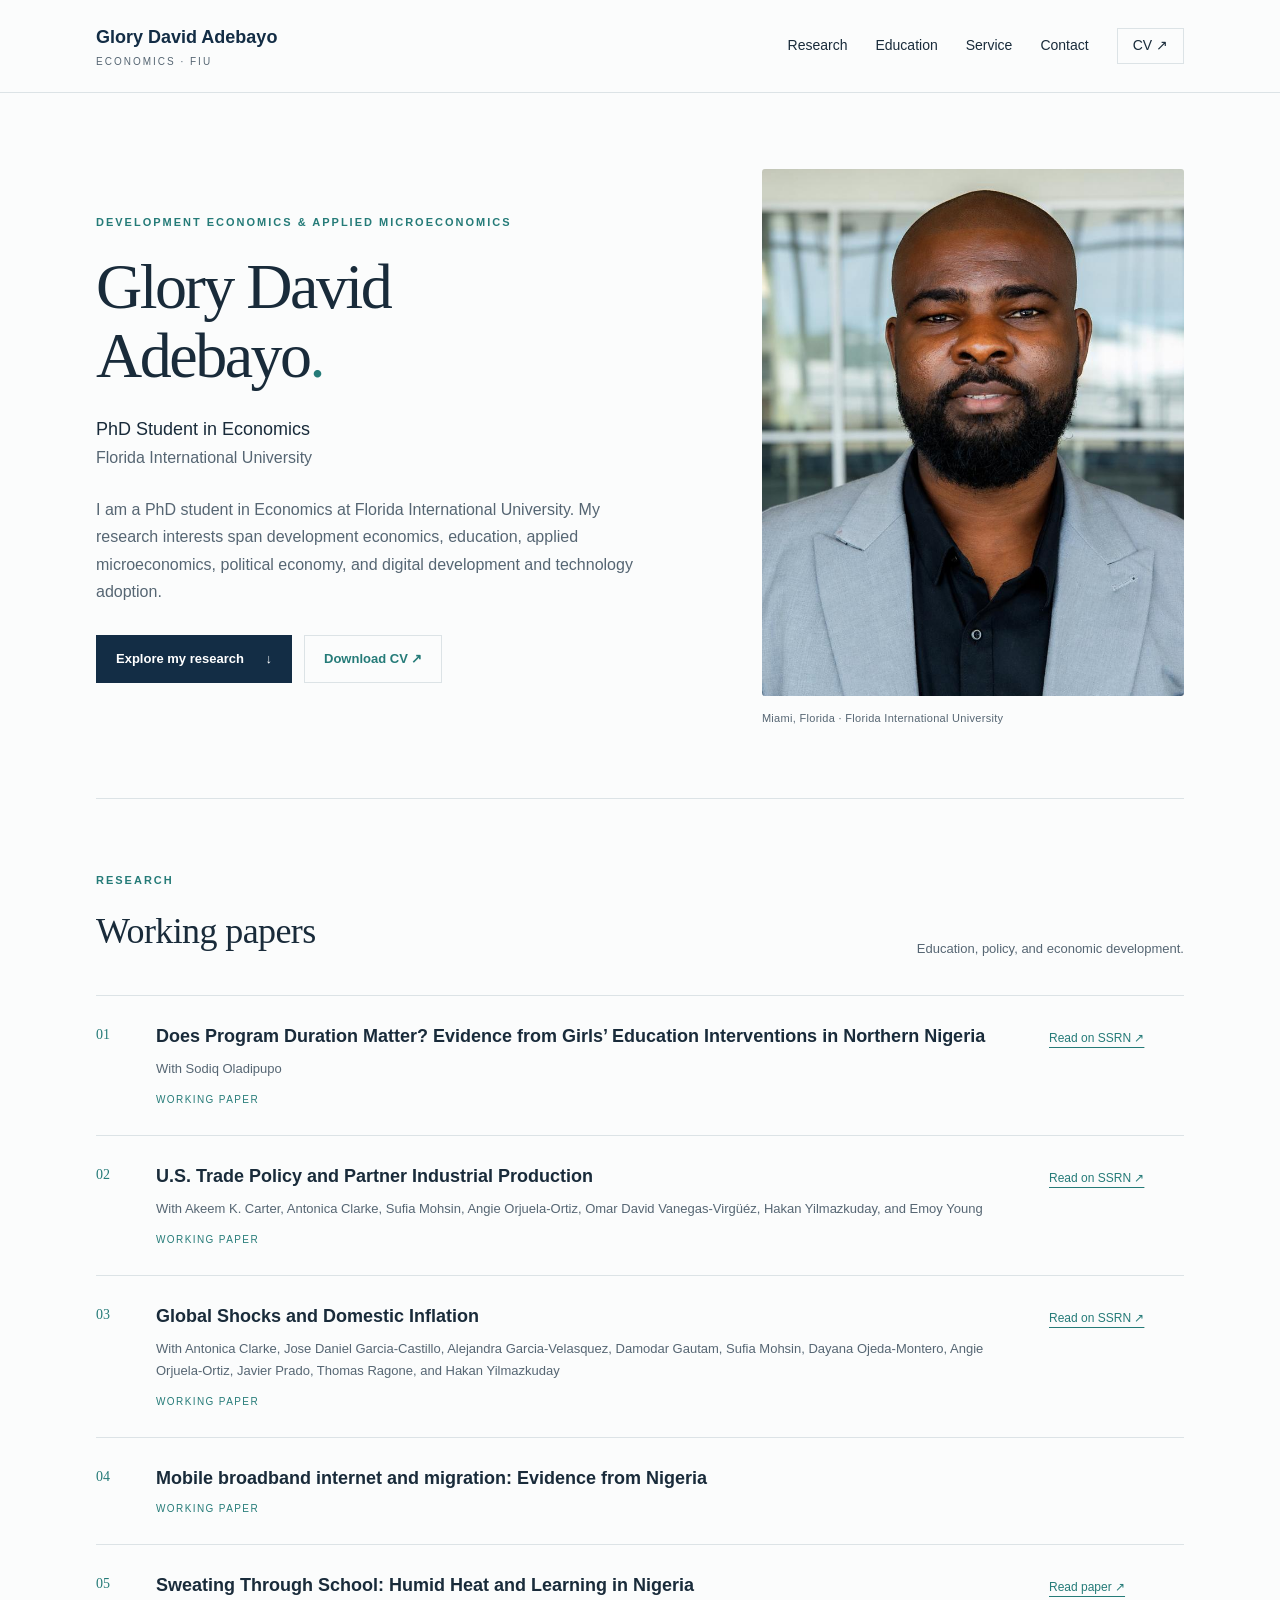
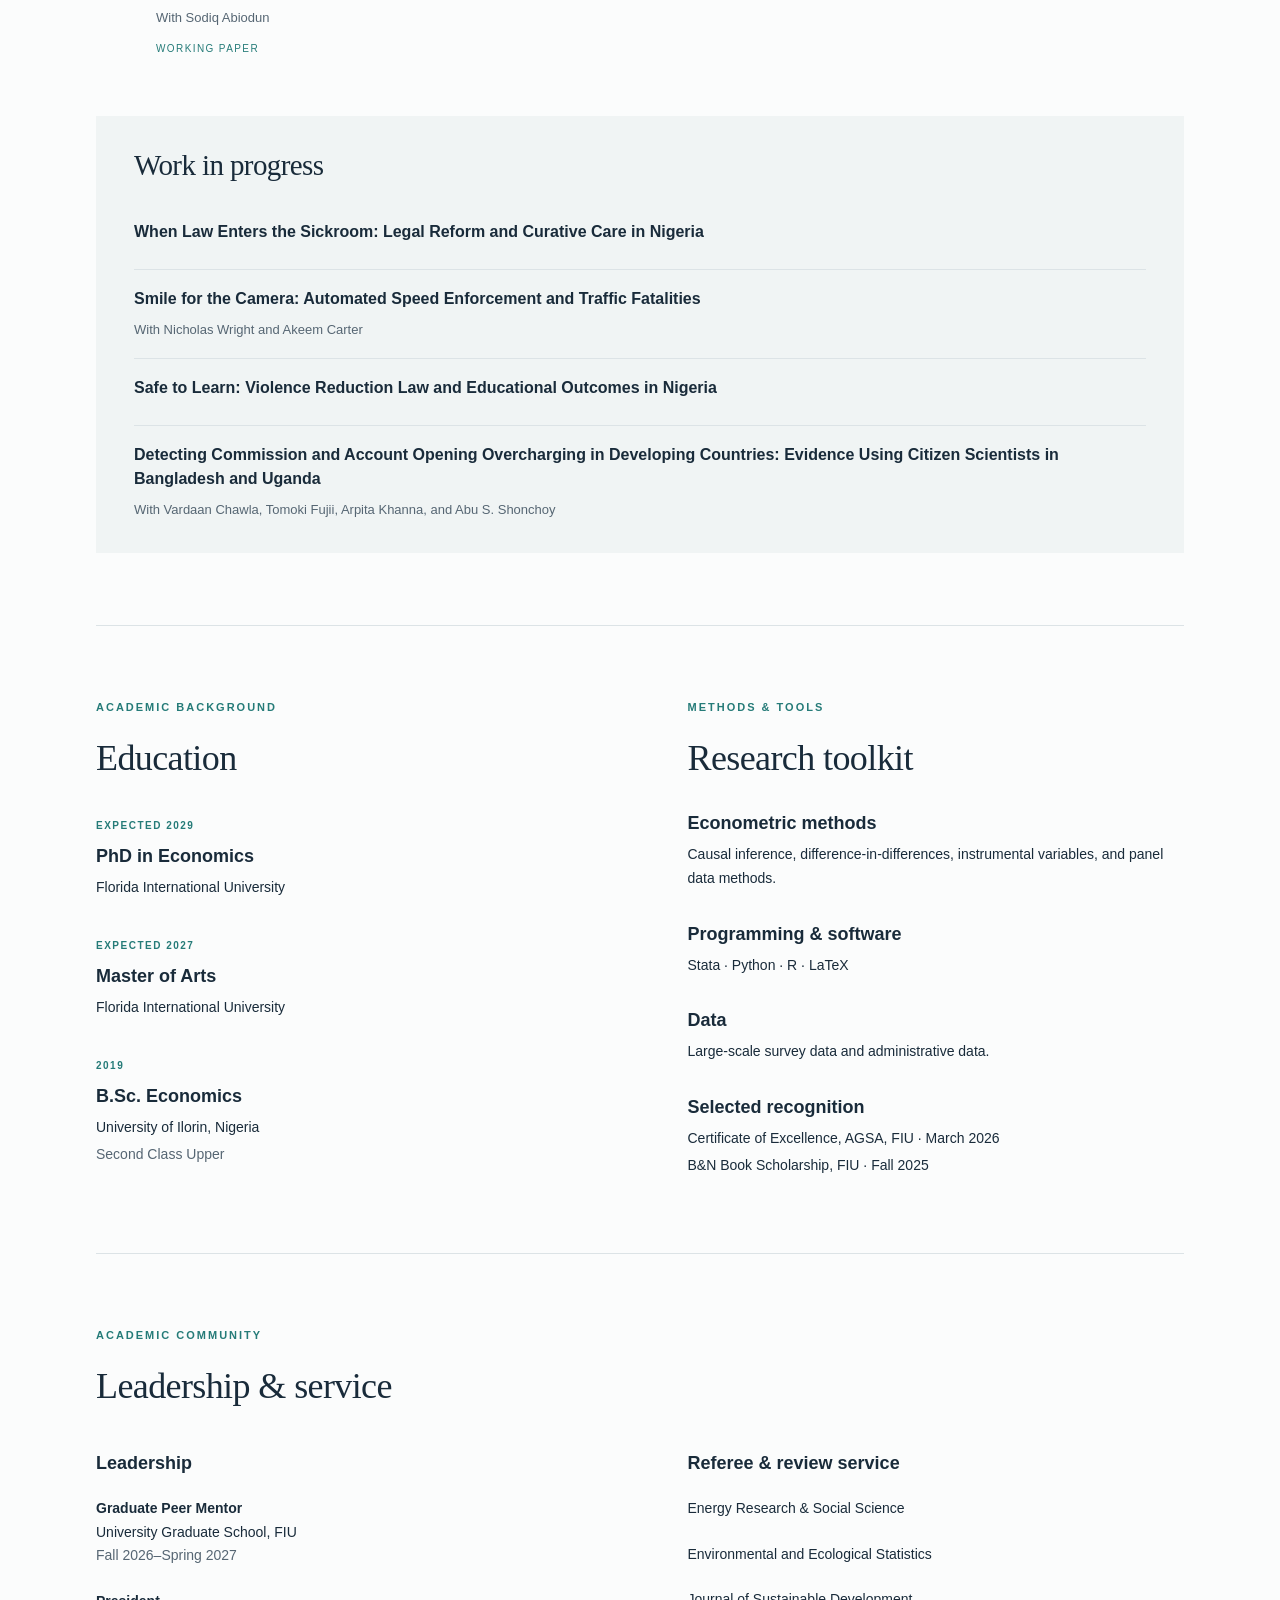
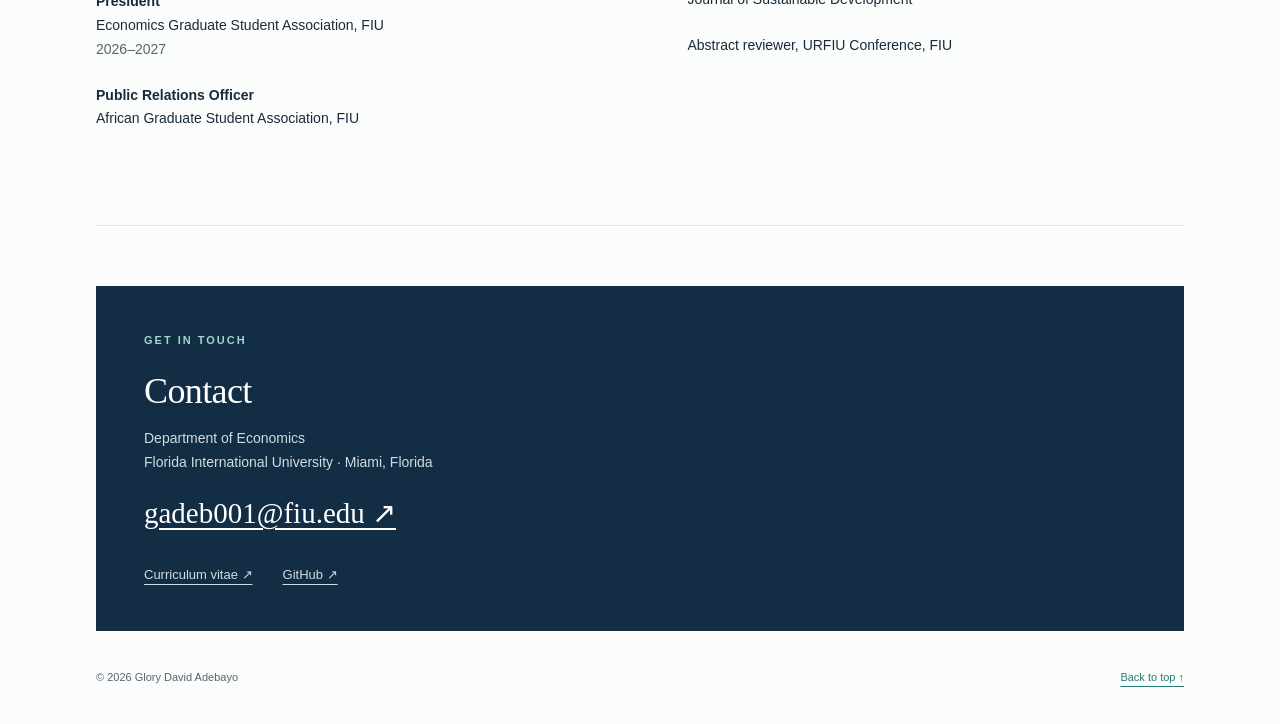
<file: index.html>
<!doctype html>
<html lang="en">
<head>
  <meta charset="utf-8">
  <meta name="viewport" content="width=device-width, initial-scale=1">
  <title>Glory David Adebayo | Development Economist</title>
  <meta name="description" content="Glory David Adebayo, PhD student in Economics at Florida International University. Research in development economics, education, political economy, and digital development.">
  <meta name="theme-color" content="#132d45">
  <link rel="stylesheet" href="styles.css">
</head>

<body>
  <a class="skip" href="#main">Skip to content</a>

  <header>
    <nav aria-label="Main navigation">
      <a class="brand" href="#home">
        Glory David Adebayo
        <span>ECONOMICS · FIU</span>
      </a>

      <div class="navlinks">
        <a href="#research">Research</a>
        <a href="#education">Education</a>
        <a href="#service">Service</a>
        <a href="#contact">Contact</a>
        <a class="navcv" href="cv.pdf">CV ↗</a>
      </div>
    </nav>
  </header>

  <main id="main">
    <section class="hero" id="home">
      <div class="intro">
        <p class="eyebrow">
          DEVELOPMENT ECONOMICS &amp; APPLIED MICROECONOMICS
        </p>

        <h1>
          Glory David<br>
          Adebayo<span class="dot">.</span>
        </h1>

        <p class="position">
          PhD Student in Economics<br>
          <span>Florida International University</span>
        </p>

        <p class="bio">
          I am a PhD student in Economics at Florida International University.
          My research interests span development economics, education, applied
          microeconomics, political economy, and digital development and
          technology adoption.
        </p>

        <div class="buttons">
          <a class="button primary" href="#research">
            Explore my research <span>↓</span>
          </a>
          <a class="button" href="cv.pdf" download>Download CV ↗</a>
        </div>
      </div>

      <figure>
        <img
          src="portrait.jpeg"
          alt="Portrait of Glory David Adebayo"
          width="755"
          height="1080"
        >
        <figcaption>
          Miami, Florida · Florida International University
        </figcaption>
      </figure>
    </section>

    <section id="research">
      <div class="sectionhead">
        <div>
          <p class="eyebrow">RESEARCH</p>
          <h2>Working papers</h2>
        </div>
        <p>Education, policy, and economic development.</p>
      </div>

      <article class="paper">
        <span class="number">01</span>
        <div>
          <h3>
            Does Program Duration Matter? Evidence from Girls’ Education
            Interventions in Northern Nigeria
          </h3>
          <p class="authors">With Sodiq Oladipupo</p>
          <p class="status">Working paper</p>
        </div>
        <a
          class="paperlink"
          href="https://papers.ssrn.com/sol3/papers.cfm?abstract_id=6737680"
        >Read on SSRN ↗</a>
      </article>

      <article class="paper">
        <span class="number">02</span>
        <div>
          <h3>U.S. Trade Policy and Partner Industrial Production</h3>
          <p class="authors">
            With Akeem K. Carter, Antonica Clarke, Sufia Mohsin,
            Angie Orjuela-Ortiz, Omar David Vanegas-Virgüéz,
            Hakan Yilmazkuday, and Emoy Young
          </p>
          <p class="status">Working paper</p>
        </div>
        <a
          class="paperlink"
          href="https://papers.ssrn.com/sol3/papers.cfm?abstract_id=6365938"
        >Read on SSRN ↗</a>
      </article>

      <article class="paper">
        <span class="number">03</span>
        <div>
          <h3>Global Shocks and Domestic Inflation</h3>
          <p class="authors">
            With Antonica Clarke, Jose Daniel Garcia-Castillo,
            Alejandra Garcia-Velasquez, Damodar Gautam, Sufia Mohsin,
            Dayana Ojeda-Montero, Angie Orjuela-Ortiz, Javier Prado,
            Thomas Ragone, and Hakan Yilmazkuday
          </p>
          <p class="status">Working paper</p>
        </div>
        <a
          class="paperlink"
          href="https://papers.ssrn.com/sol3/papers.cfm?abstract_id=6583039"
        >Read on SSRN ↗</a>
      </article>

      <article class="paper">
        <span class="number">04</span>
        <div>
          <h3>Mobile broadband internet and migration: Evidence from Nigeria</h3>
          <p class="status">Working paper</p>
        </div>
      </article>

      <article class="paper">
        <span class="number">05</span>
        <div>
          <h3>Sweating Through School: Humid Heat and Learning in Nigeria</h3>
          <p class="authors">With Sodiq Abiodun</p>
          <p class="status">Working paper</p>
        </div>
        <a
          class="paperlink"
          href="https://drive.google.com/file/d/170NzMNw1DdCQG_N7jMQSwwCm4v39sdEK/view?usp=sharing"
        >Read paper ↗</a>
      </article>

      <div class="progress">
        <h2>Work in progress</h2>
        <ul>
          <li>
            <h3>
              When Law Enters the Sickroom: Legal Reform and Curative Care
              in Nigeria
            </h3>
          </li>

          <li>
            <h3>
              Smile for the Camera: Automated Speed Enforcement and
              Traffic Fatalities
            </h3>
            <p>With Nicholas Wright and Akeem Carter</p>
          </li>

          <li>
            <h3>
              Safe to Learn: Violence Reduction Law and Educational Outcomes
              in Nigeria
            </h3>
          </li>

          <li>
            <h3>
              Detecting Commission and Account Opening Overcharging in
              Developing Countries: Evidence Using Citizen Scientists
              in Bangladesh and Uganda
            </h3>
            <p>
              With Vardaan Chawla, Tomoki Fujii, Arpita Khanna,
              and Abu S. Shonchoy
            </p>
          </li>
        </ul>
      </div>
    </section>

    <section class="twocol" id="education">
      <div>
        <p class="eyebrow">ACADEMIC BACKGROUND</p>
        <h2>Education</h2>

        <div class="entry">
          <span>EXPECTED 2029</span>
          <h3>PhD in Economics</h3>
          <p>Florida International University</p>
        </div>

        <div class="entry">
          <span>EXPECTED 2027</span>
          <h3>Master of Arts</h3>
          <p>Florida International University</p>
        </div>

        <div class="entry">
          <span>2019</span>
          <h3>B.Sc. Economics</h3>
          <p>University of Ilorin, Nigeria</p>
          <p class="muted">Second Class Upper</p>
        </div>
      </div>

      <div>
        <p class="eyebrow">METHODS &amp; TOOLS</p>
        <h2>Research toolkit</h2>

        <div class="entry">
          <h3>Econometric methods</h3>
          <p>
            Causal inference, difference-in-differences, instrumental
            variables, and panel data methods.
          </p>
        </div>

        <div class="entry">
          <h3>Programming &amp; software</h3>
          <p>Stata · Python · R · LaTeX</p>
        </div>

        <div class="entry">
          <h3>Data</h3>
          <p>Large-scale survey data and administrative data.</p>
        </div>

        <div class="entry">
          <h3>Selected recognition</h3>
          <p>Certificate of Excellence, AGSA, FIU · March 2026</p>
          <p>B&amp;N Book Scholarship, FIU · Fall 2025</p>
        </div>
      </div>
    </section>

    <section id="service">
      <div class="sectionhead">
        <div>
          <p class="eyebrow">ACADEMIC COMMUNITY</p>
          <h2>Leadership &amp; service</h2>
        </div>
      </div>

      <div class="servicegrid">
        <div>
          <h3>Leadership</h3>
          <ul class="plain">
            <li>
              <strong>Graduate Peer Mentor</strong><br>
              University Graduate School, FIU<br>
              <span class="muted">Fall 2026–Spring 2027</span>
            </li>

            <li>
              <strong>President</strong><br>
              Economics Graduate Student Association, FIU<br>
              <span class="muted">2026–2027</span>
            </li>

            <li>
              <strong>Public Relations Officer</strong><br>
              African Graduate Student Association, FIU
            </li>
          </ul>
        </div>

        <div>
          <h3>Referee &amp; review service</h3>
          <ul class="plain">
            <li>Energy Research &amp; Social Science</li>
            <li>Environmental and Ecological Statistics</li>
            <li>Journal of Sustainable Development</li>
            <li>Abstract reviewer, URFIU Conference, FIU</li>
          </ul>
        </div>
      </div>
    </section>

    <section class="contact" id="contact">
      <p class="eyebrow">GET IN TOUCH</p>
      <h2>Contact</h2>

      <p>
        Department of Economics<br>
        Florida International University · Miami, Florida
      </p>

      <a class="email" href="mailto:gadeb001@fiu.edu">
        gadeb001@fiu.edu ↗
      </a>

      <div class="contactlinks">
        <a href="cv.pdf">Curriculum vitae ↗</a>
        <a href="https://github.com/glorydavidadebayo">GitHub ↗</a>
      </div>
    </section>
  </main>

  <footer>
    <p>© 2026 Glory David Adebayo</p>
    <a href="#home">Back to top ↑</a>
  </footer>
</body>
</html>
</file>
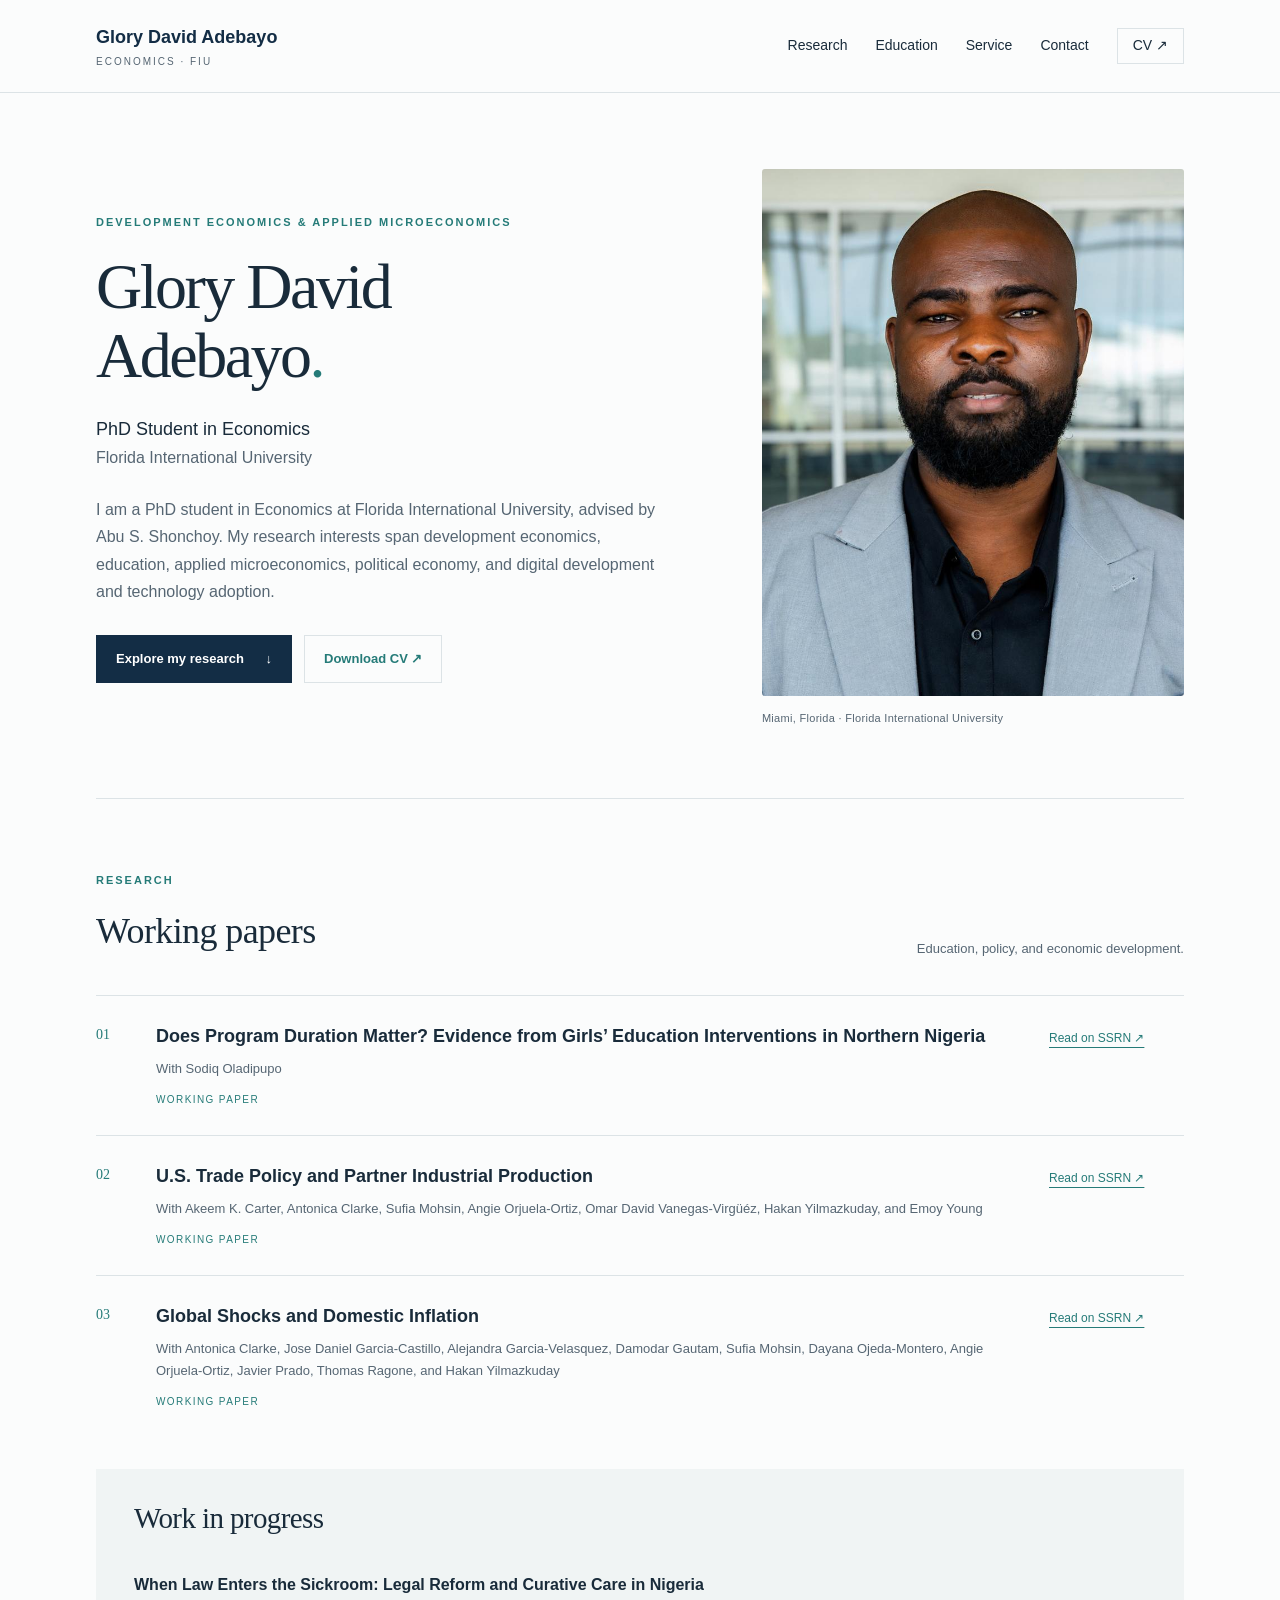
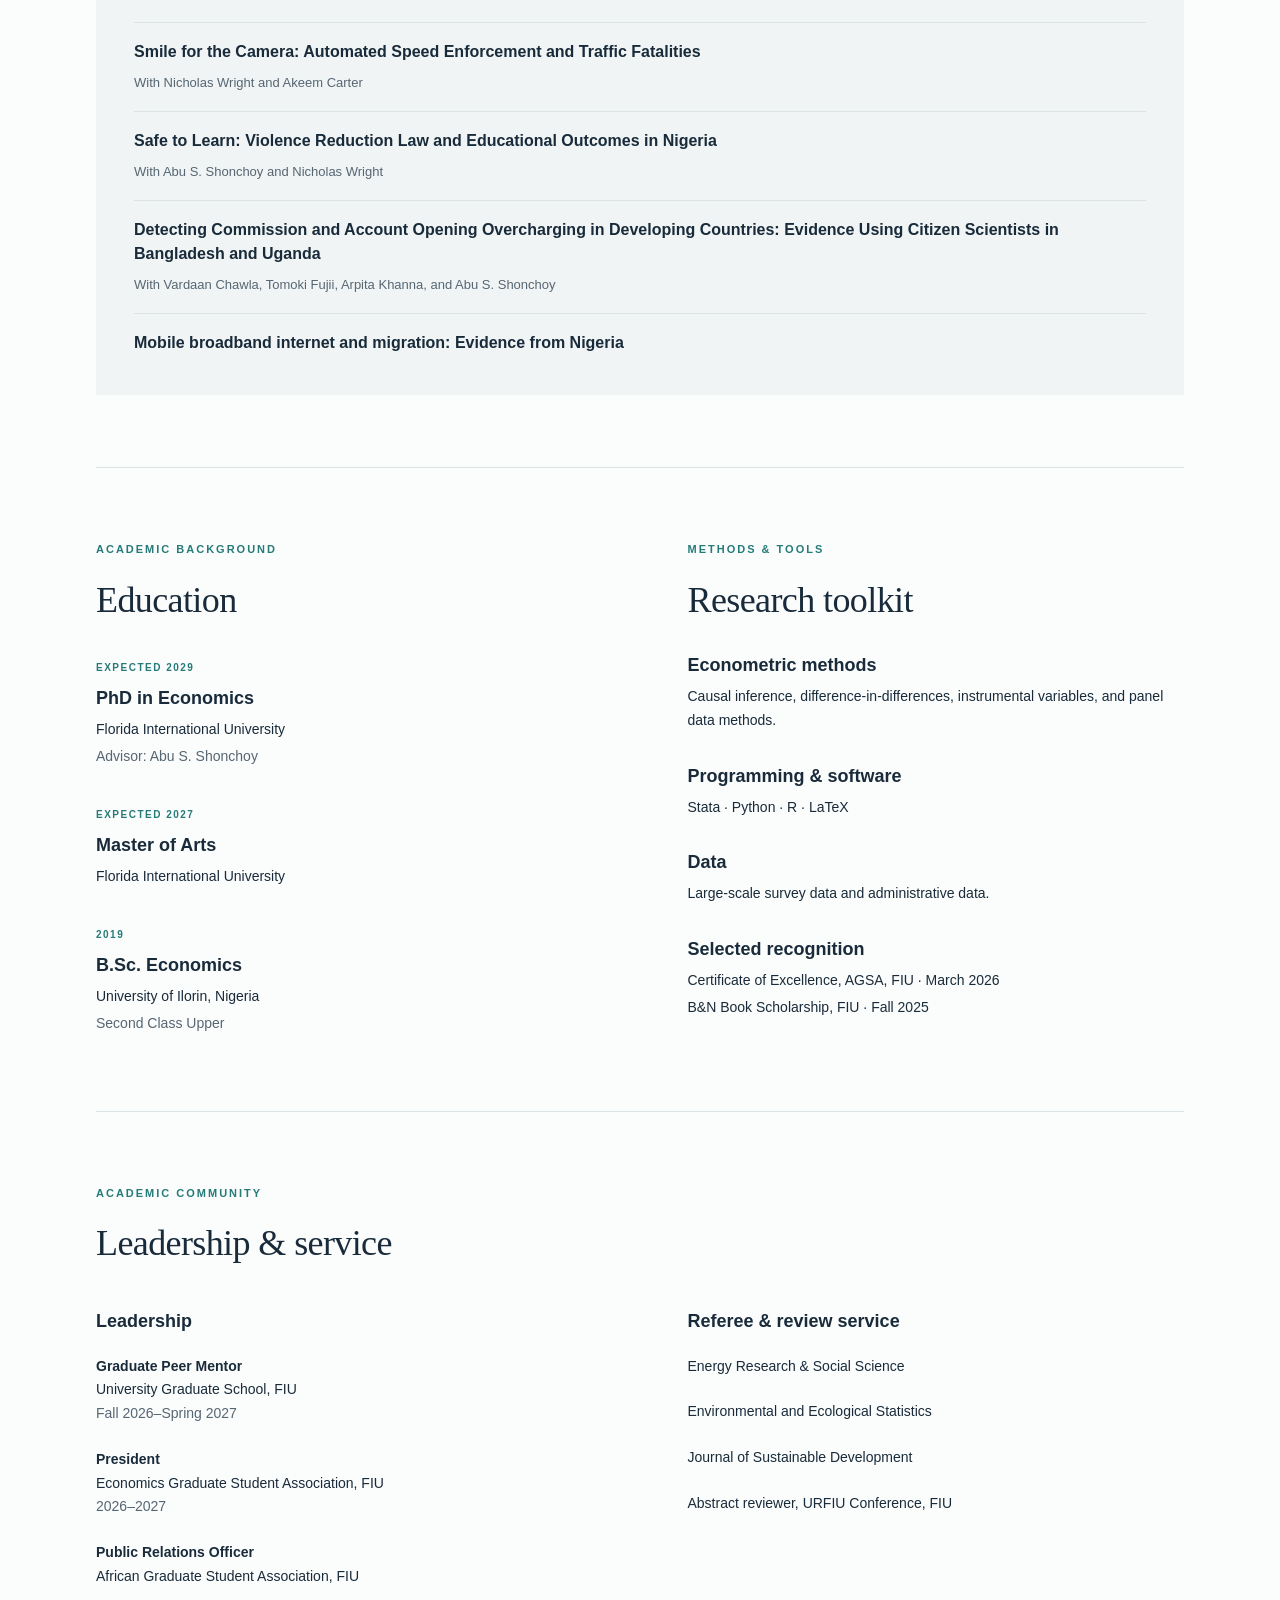
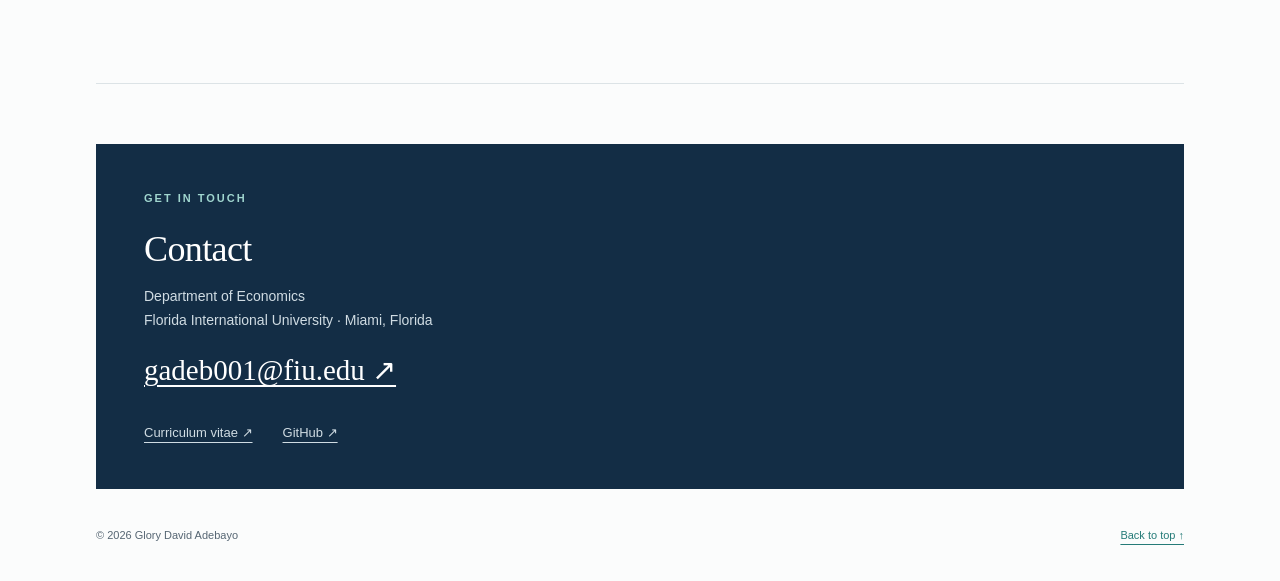
<file: Glory_Adebayo_Website/index.html>
<!doctype html>
<html lang="en">
<head>
  <meta charset="utf-8"><meta name="viewport" content="width=device-width, initial-scale=1">
  <title>Glory David Adebayo | Development Economist</title>
  <meta name="description" content="Glory David Adebayo, PhD student in Economics at Florida International University. Research in development economics, education, political economy, and digital development.">
  <meta name="theme-color" content="#132d45">
  <link rel="stylesheet" href="styles.css">
</head>
<body>
<a class="skip" href="#main">Skip to content</a>
<header><nav aria-label="Main navigation"><a class="brand" href="#home">Glory David Adebayo<span>ECONOMICS · FIU</span></a><div class="navlinks"><a href="#research">Research</a><a href="#education">Education</a><a href="#service">Service</a><a href="#contact">Contact</a><a class="navcv" href="cv.pdf">CV ↗</a></div></nav></header>
<main id="main">
<section class="hero" id="home"><div class="intro"><p class="eyebrow">DEVELOPMENT ECONOMICS & APPLIED MICROECONOMICS</p><h1>Glory David<br>Adebayo<span class="dot">.</span></h1><p class="position">PhD Student in Economics<br><span>Florida International University</span></p><p class="bio">I am a PhD student in Economics at Florida International University, advised by Abu S. Shonchoy. My research interests span development economics, education, applied microeconomics, political economy, and digital development and technology adoption.</p><div class="buttons"><a class="button primary" href="#research">Explore my research <span>↓</span></a><a class="button" href="cv.pdf" download>Download CV ↗</a></div></div><figure><img src="portrait.jpeg" alt="Portrait of Glory David Adebayo" width="755" height="1080"><figcaption>Miami, Florida · Florida International University</figcaption></figure></section>
<section id="research"><div class="sectionhead"><div><p class="eyebrow">RESEARCH</p><h2>Working papers</h2></div><p>Education, policy, and economic development.</p></div>
<article class="paper"><span class="number">01</span><div><h3>Does Program Duration Matter? Evidence from Girls’ Education Interventions in Northern Nigeria</h3><p class="authors">With Sodiq Oladipupo</p><p class="status">Working paper</p></div><a class="paperlink" href="https://papers.ssrn.com/sol3/papers.cfm?abstract_id=6737680">Read on SSRN ↗</a></article>
<article class="paper"><span class="number">02</span><div><h3>U.S. Trade Policy and Partner Industrial Production</h3><p class="authors">With Akeem K. Carter, Antonica Clarke, Sufia Mohsin, Angie Orjuela-Ortiz, Omar David Vanegas-Virgüéz, Hakan Yilmazkuday, and Emoy Young</p><p class="status">Working paper</p></div><a class="paperlink" href="https://papers.ssrn.com/sol3/papers.cfm?abstract_id=6365938">Read on SSRN ↗</a></article>
<article class="paper"><span class="number">03</span><div><h3>Global Shocks and Domestic Inflation</h3><p class="authors">With Antonica Clarke, Jose Daniel Garcia-Castillo, Alejandra Garcia-Velasquez, Damodar Gautam, Sufia Mohsin, Dayana Ojeda-Montero, Angie Orjuela-Ortiz, Javier Prado, Thomas Ragone, and Hakan Yilmazkuday</p><p class="status">Working paper</p></div><a class="paperlink" href="https://papers.ssrn.com/sol3/papers.cfm?abstract_id=6583039">Read on SSRN ↗</a></article>
<div class="progress"><h2>Work in progress</h2><ul><li><h3>When Law Enters the Sickroom: Legal Reform and Curative Care in Nigeria</h3></li><li><h3>Smile for the Camera: Automated Speed Enforcement and Traffic Fatalities</h3><p>With Nicholas Wright and Akeem Carter</p></li><li><h3>Safe to Learn: Violence Reduction Law and Educational Outcomes in Nigeria</h3><p>With Abu S. Shonchoy and Nicholas Wright</p></li><li><h3>Detecting Commission and Account Opening Overcharging in Developing Countries: Evidence Using Citizen Scientists in Bangladesh and Uganda</h3><p>With Vardaan Chawla, Tomoki Fujii, Arpita Khanna, and Abu S. Shonchoy</p></li><li><h3>Mobile broadband internet and migration: Evidence from Nigeria</h3></li></ul></div></section>
<section class="twocol" id="education"><div><p class="eyebrow">ACADEMIC BACKGROUND</p><h2>Education</h2><div class="entry"><span>EXPECTED 2029</span><h3>PhD in Economics</h3><p>Florida International University</p><p class="muted">Advisor: Abu S. Shonchoy</p></div><div class="entry"><span>EXPECTED 2027</span><h3>Master of Arts</h3><p>Florida International University</p></div><div class="entry"><span>2019</span><h3>B.Sc. Economics</h3><p>University of Ilorin, Nigeria</p><p class="muted">Second Class Upper</p></div></div><div><p class="eyebrow">METHODS & TOOLS</p><h2>Research toolkit</h2><div class="entry"><h3>Econometric methods</h3><p>Causal inference, difference-in-differences, instrumental variables, and panel data methods.</p></div><div class="entry"><h3>Programming & software</h3><p>Stata · Python · R · LaTeX</p></div><div class="entry"><h3>Data</h3><p>Large-scale survey data and administrative data.</p></div><div class="entry"><h3>Selected recognition</h3><p>Certificate of Excellence, AGSA, FIU · March 2026</p><p>B&N Book Scholarship, FIU · Fall 2025</p></div></div></section>
<section id="service"><div class="sectionhead"><div><p class="eyebrow">ACADEMIC COMMUNITY</p><h2>Leadership & service</h2></div></div><div class="servicegrid"><div><h3>Leadership</h3><ul class="plain"><li><strong>Graduate Peer Mentor</strong><br>University Graduate School, FIU<br><span class="muted">Fall 2026–Spring 2027</span></li><li><strong>President</strong><br>Economics Graduate Student Association, FIU<br><span class="muted">2026–2027</span></li><li><strong>Public Relations Officer</strong><br>African Graduate Student Association, FIU</li></ul></div><div><h3>Referee & review service</h3><ul class="plain"><li>Energy Research & Social Science</li><li>Environmental and Ecological Statistics</li><li>Journal of Sustainable Development</li><li>Abstract reviewer, URFIU Conference, FIU</li></ul></div></div></section>
<section class="contact" id="contact"><p class="eyebrow">GET IN TOUCH</p><h2>Contact</h2><p>Department of Economics<br>Florida International University · Miami, Florida</p><a class="email" href="mailto:gadeb001@fiu.edu">gadeb001@fiu.edu ↗</a><div class="contactlinks"><a href="cv.pdf">Curriculum vitae ↗</a><a href="https://github.com/glorydavidadebayo">GitHub ↗</a></div></section>
</main><footer><p>© 2026 Glory David Adebayo</p><a href="#home">Back to top ↑</a></footer>
</body></html>
</file>
<file: styles.css>
:root{--navy:#132d45;--ink:#192b3a;--muted:#566673;--accent:#257b78;--line:#dce3e6;--paper:#fbfcfc}*{box-sizing:border-box}html{scroll-behavior:smooth;scroll-padding-top:105px}body{margin:0;background:var(--paper);color:var(--ink);font-family:Arial,Helvetica,sans-serif;font-size:16px;line-height:1.7}a{color:var(--accent);text-underline-offset:5px}a:hover{color:var(--navy)}a:focus-visible{outline:3px solid var(--accent);outline-offset:5px}header{background:rgba(251,252,252,.98);border-bottom:1px solid var(--line);position:sticky;top:0;z-index:10}nav{max-width:1160px;margin:auto;padding:22px 36px;display:flex;align-items:center;justify-content:space-between;gap:24px}.brand{font-weight:700;font-size:18px;text-decoration:none;color:var(--navy)}.brand span{display:block;font-size:10px;letter-spacing:2px;font-weight:400;color:var(--muted)}.navlinks{display:flex;gap:28px;align-items:center}.navlinks a{font-size:14px;text-decoration:none;color:var(--ink)}.navcv{border:1px solid var(--line);padding:5px 15px}main,footer{max-width:1160px;margin:auto;padding:0 36px}section{padding:72px 0;border-bottom:1px solid var(--line)}.hero{display:grid;grid-template-columns:1.4fr 1fr;gap:75px;align-items:center;padding:76px 0 70px}.eyebrow{font-size:11px;letter-spacing:2px;font-weight:700;color:var(--accent);margin:0 0 20px}h1{font-family:Georgia,'Times New Roman',serif;font-weight:400;font-size:clamp(44px,5vw,70px);letter-spacing:-2.5px;line-height:1.08;margin:0 0 26px}.dot{color:var(--accent)}.position{font-size:18px;line-height:1.55}.position span{color:var(--muted);font-size:16px}.bio{max-width:570px;color:var(--muted);margin:24px 0 30px}.buttons{display:flex;gap:12px;flex-wrap:wrap}.button{padding:12px 19px;border:1px solid var(--line);text-decoration:none;font-size:13px;font-weight:700}.primary{background:var(--navy);color:white;border-color:var(--navy)}.primary:hover{background:#234962;color:white}.button span{margin-left:18px}figure{margin:0}figure img{display:block;width:100%;height:auto;aspect-ratio:4/5;object-fit:cover;object-position:center 30%;border-radius:3px}figcaption{font-size:11px;color:var(--muted);margin-top:13px;letter-spacing:.3px}.sectionhead{display:flex;justify-content:space-between;align-items:end;gap:25px;margin-bottom:30px}.sectionhead p:not(.eyebrow){font-size:13px;color:var(--muted);margin:0 0 5px}h2{font:400 36px/1.2 Georgia,'Times New Roman',serif;margin:0 0 12px;letter-spacing:-.6px}h3{font-size:18px;font-weight:600;line-height:1.5;margin:0 0 8px}.paper{display:grid;grid-template-columns:38px 1fr 135px;gap:22px;border-top:1px solid var(--line);padding:27px 0}.number{font:14px Georgia,serif;color:var(--accent);padding-top:4px}.authors{color:var(--muted);font-size:13px;line-height:1.7;margin:0 0 11px}.status{font-size:10px;text-transform:uppercase;letter-spacing:1.4px;color:var(--accent);margin:0}.paperlink{font-size:12px;white-space:nowrap;padding-top:5px}.progress{background:#f0f4f4;padding:32px 38px;margin-top:32px}.progress h2{font-size:29px}.progress ul{list-style:none;padding:0;margin:20px 0 0}.progress li{padding:17px 0;border-bottom:1px solid var(--line)}.progress li:last-child{border:0;padding-bottom:0}.progress h3{font-size:16px}.progress p{font-size:13px;color:var(--muted);margin:0}.twocol{display:grid;grid-template-columns:1fr 1fr;gap:95px}.entry{margin-top:30px}.entry>span{font-size:10px;letter-spacing:1.5px;color:var(--accent);font-weight:bold}.entry h3{margin:6px 0}.entry p{margin:3px 0;font-size:14px}.muted{color:var(--muted)}.servicegrid{display:grid;grid-template-columns:1fr 1fr;gap:95px}.plain{list-style:none;padding:0;margin:20px 0 0;font-size:14px}.plain li{margin-bottom:22px}.plain strong{font-weight:600}.contact{background:var(--navy);color:#fff;padding:45px 48px;margin:60px 0 0;border:0}.contact .eyebrow{color:#a0d6cf}.contact p:not(.eyebrow){font-size:14px;color:#d0dce3}.email{color:white;font-size:clamp(18px,3vw,29px);font-family:Georgia,serif}.contact a:hover{color:#a0d6cf}.contactlinks{display:flex;gap:30px;margin-top:26px}.contactlinks a{color:#d0dce3;font-size:13px}footer{display:flex;justify-content:space-between;align-items:center;padding-top:26px;padding-bottom:26px;font-size:11px;color:var(--muted)}.skip{position:absolute;left:20px;top:-100px;z-index:20;background:white;padding:10px}.skip:focus{top:10px}@media(max-width:760px){nav{padding:15px 22px;flex-wrap:wrap;gap:12px}.navlinks{width:100%;gap:20px;flex-wrap:wrap}.navlinks a{font-size:12px}main,footer{padding-left:22px;padding-right:22px}.hero{gap:30px;grid-template-columns:1fr;padding-top:42px}.hero figure{max-width:370px;grid-row:2}.hero h1{font-size:53px}.eyebrow{font-size:10px}.sectionhead{display:block}.sectionhead p:not(.eyebrow){margin-top:15px}.paper{grid-template-columns:25px 1fr;gap:12px}.paperlink{grid-column:2;padding:0}.twocol,.servicegrid{grid-template-columns:1fr;gap:40px}section{padding:45px 0}.progress{padding:24px}.contact{padding:30px 25px;margin-top:40px}.contactlinks{flex-wrap:wrap}h2{font-size:31px}footer{gap:20px}html{scroll-padding-top:140px}}@media(prefers-reduced-motion:reduce){html{scroll-behavior:auto}}
</file>
<file: Glory_Adebayo_Website/styles.css>
:root{--navy:#132d45;--ink:#192b3a;--muted:#566673;--accent:#257b78;--line:#dce3e6;--paper:#fbfcfc}*{box-sizing:border-box}html{scroll-behavior:smooth;scroll-padding-top:105px}body{margin:0;background:var(--paper);color:var(--ink);font-family:Arial,Helvetica,sans-serif;font-size:16px;line-height:1.7}a{color:var(--accent);text-underline-offset:5px}a:hover{color:var(--navy)}a:focus-visible{outline:3px solid var(--accent);outline-offset:5px}header{background:rgba(251,252,252,.98);border-bottom:1px solid var(--line);position:sticky;top:0;z-index:10}nav{max-width:1160px;margin:auto;padding:22px 36px;display:flex;align-items:center;justify-content:space-between;gap:24px}.brand{font-weight:700;font-size:18px;text-decoration:none;color:var(--navy)}.brand span{display:block;font-size:10px;letter-spacing:2px;font-weight:400;color:var(--muted)}.navlinks{display:flex;gap:28px;align-items:center}.navlinks a{font-size:14px;text-decoration:none;color:var(--ink)}.navcv{border:1px solid var(--line);padding:5px 15px}main,footer{max-width:1160px;margin:auto;padding:0 36px}section{padding:72px 0;border-bottom:1px solid var(--line)}.hero{display:grid;grid-template-columns:1.4fr 1fr;gap:75px;align-items:center;padding:76px 0 70px}.eyebrow{font-size:11px;letter-spacing:2px;font-weight:700;color:var(--accent);margin:0 0 20px}h1{font-family:Georgia,'Times New Roman',serif;font-weight:400;font-size:clamp(44px,5vw,70px);letter-spacing:-2.5px;line-height:1.08;margin:0 0 26px}.dot{color:var(--accent)}.position{font-size:18px;line-height:1.55}.position span{color:var(--muted);font-size:16px}.bio{max-width:570px;color:var(--muted);margin:24px 0 30px}.buttons{display:flex;gap:12px;flex-wrap:wrap}.button{padding:12px 19px;border:1px solid var(--line);text-decoration:none;font-size:13px;font-weight:700}.primary{background:var(--navy);color:white;border-color:var(--navy)}.primary:hover{background:#234962;color:white}.button span{margin-left:18px}figure{margin:0}figure img{display:block;width:100%;height:auto;aspect-ratio:4/5;object-fit:cover;object-position:center 30%;border-radius:3px}figcaption{font-size:11px;color:var(--muted);margin-top:13px;letter-spacing:.3px}.sectionhead{display:flex;justify-content:space-between;align-items:end;gap:25px;margin-bottom:30px}.sectionhead p:not(.eyebrow){font-size:13px;color:var(--muted);margin:0 0 5px}h2{font:400 36px/1.2 Georgia,'Times New Roman',serif;margin:0 0 12px;letter-spacing:-.6px}h3{font-size:18px;font-weight:600;line-height:1.5;margin:0 0 8px}.paper{display:grid;grid-template-columns:38px 1fr 135px;gap:22px;border-top:1px solid var(--line);padding:27px 0}.number{font:14px Georgia,serif;color:var(--accent);padding-top:4px}.authors{color:var(--muted);font-size:13px;line-height:1.7;margin:0 0 11px}.status{font-size:10px;text-transform:uppercase;letter-spacing:1.4px;color:var(--accent);margin:0}.paperlink{font-size:12px;white-space:nowrap;padding-top:5px}.progress{background:#f0f4f4;padding:32px 38px;margin-top:32px}.progress h2{font-size:29px}.progress ul{list-style:none;padding:0;margin:20px 0 0}.progress li{padding:17px 0;border-bottom:1px solid var(--line)}.progress li:last-child{border:0;padding-bottom:0}.progress h3{font-size:16px}.progress p{font-size:13px;color:var(--muted);margin:0}.twocol{display:grid;grid-template-columns:1fr 1fr;gap:95px}.entry{margin-top:30px}.entry>span{font-size:10px;letter-spacing:1.5px;color:var(--accent);font-weight:bold}.entry h3{margin:6px 0}.entry p{margin:3px 0;font-size:14px}.muted{color:var(--muted)}.servicegrid{display:grid;grid-template-columns:1fr 1fr;gap:95px}.plain{list-style:none;padding:0;margin:20px 0 0;font-size:14px}.plain li{margin-bottom:22px}.plain strong{font-weight:600}.contact{background:var(--navy);color:#fff;padding:45px 48px;margin:60px 0 0;border:0}.contact .eyebrow{color:#a0d6cf}.contact p:not(.eyebrow){font-size:14px;color:#d0dce3}.email{color:white;font-size:clamp(18px,3vw,29px);font-family:Georgia,serif}.contact a:hover{color:#a0d6cf}.contactlinks{display:flex;gap:30px;margin-top:26px}.contactlinks a{color:#d0dce3;font-size:13px}footer{display:flex;justify-content:space-between;align-items:center;padding-top:26px;padding-bottom:26px;font-size:11px;color:var(--muted)}.skip{position:absolute;left:20px;top:-100px;z-index:20;background:white;padding:10px}.skip:focus{top:10px}@media(max-width:760px){nav{padding:15px 22px;flex-wrap:wrap;gap:12px}.navlinks{width:100%;gap:20px;flex-wrap:wrap}.navlinks a{font-size:12px}main,footer{padding-left:22px;padding-right:22px}.hero{gap:30px;grid-template-columns:1fr;padding-top:42px}.hero figure{max-width:370px;grid-row:2}.hero h1{font-size:53px}.eyebrow{font-size:10px}.sectionhead{display:block}.sectionhead p:not(.eyebrow){margin-top:15px}.paper{grid-template-columns:25px 1fr;gap:12px}.paperlink{grid-column:2;padding:0}.twocol,.servicegrid{grid-template-columns:1fr;gap:40px}section{padding:45px 0}.progress{padding:24px}.contact{padding:30px 25px;margin-top:40px}.contactlinks{flex-wrap:wrap}h2{font-size:31px}footer{gap:20px}html{scroll-padding-top:140px}}@media(prefers-reduced-motion:reduce){html{scroll-behavior:auto}}
</file>
